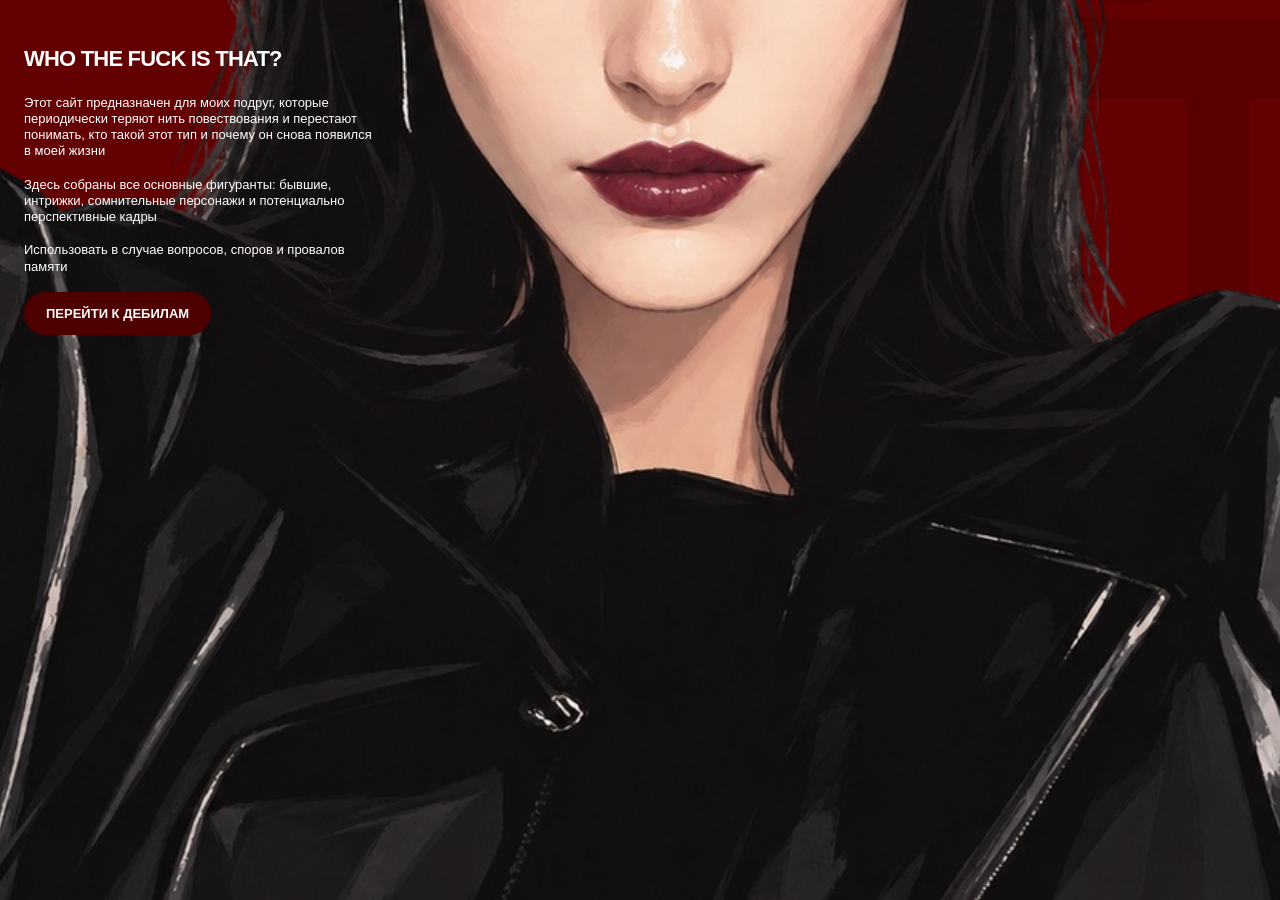
<file: index.html>
<!DOCTYPE html>
<html lang="ru">
<head>
    <meta charset="UTF-8">
    <meta name="viewport" content="width=device-width, initial-scale=1.0">

    <title>WHO THE FUCK IS THAT?</title>

    <link rel="stylesheet" href="style.css">
</head>

<body>

    <main class="hero">

        <!-- Большая фоновая надпись -->
        <div class="background-name">ASENKA</div>

        <!-- Текстовая часть -->
        <section class="hero-content">

            <h1>WHO THE FUCK IS THAT?</h1>

            <div class="hero-text">
                <p>
                    Этот сайт предназначен для моих подруг,
                    которые периодически теряют нить повествования
                    и перестают понимать, кто такой этот тип
                    и почему он снова появился в моей жизни
                </p>

                <p>
                    Здесь собраны все основные фигуранты:
                    бывшие, интрижки, сомнительные персонажи
                    и потенциально перспективные кадры
                </p>

                <p>
                    Использовать в случае вопросов, споров
                    и провалов памяти
                </p>
            </div>

            <a href="idiots.html" class="open-button">
                ПЕРЕЙТИ К ДЕБИЛАМ
            </a>

        </section>

        <!-- Твоя фотография -->
        <img
            class="hero-photo"
            src="images/asya-hero.png"
            alt="Ася"
        >

    </main>

</body>
</html>
</file>
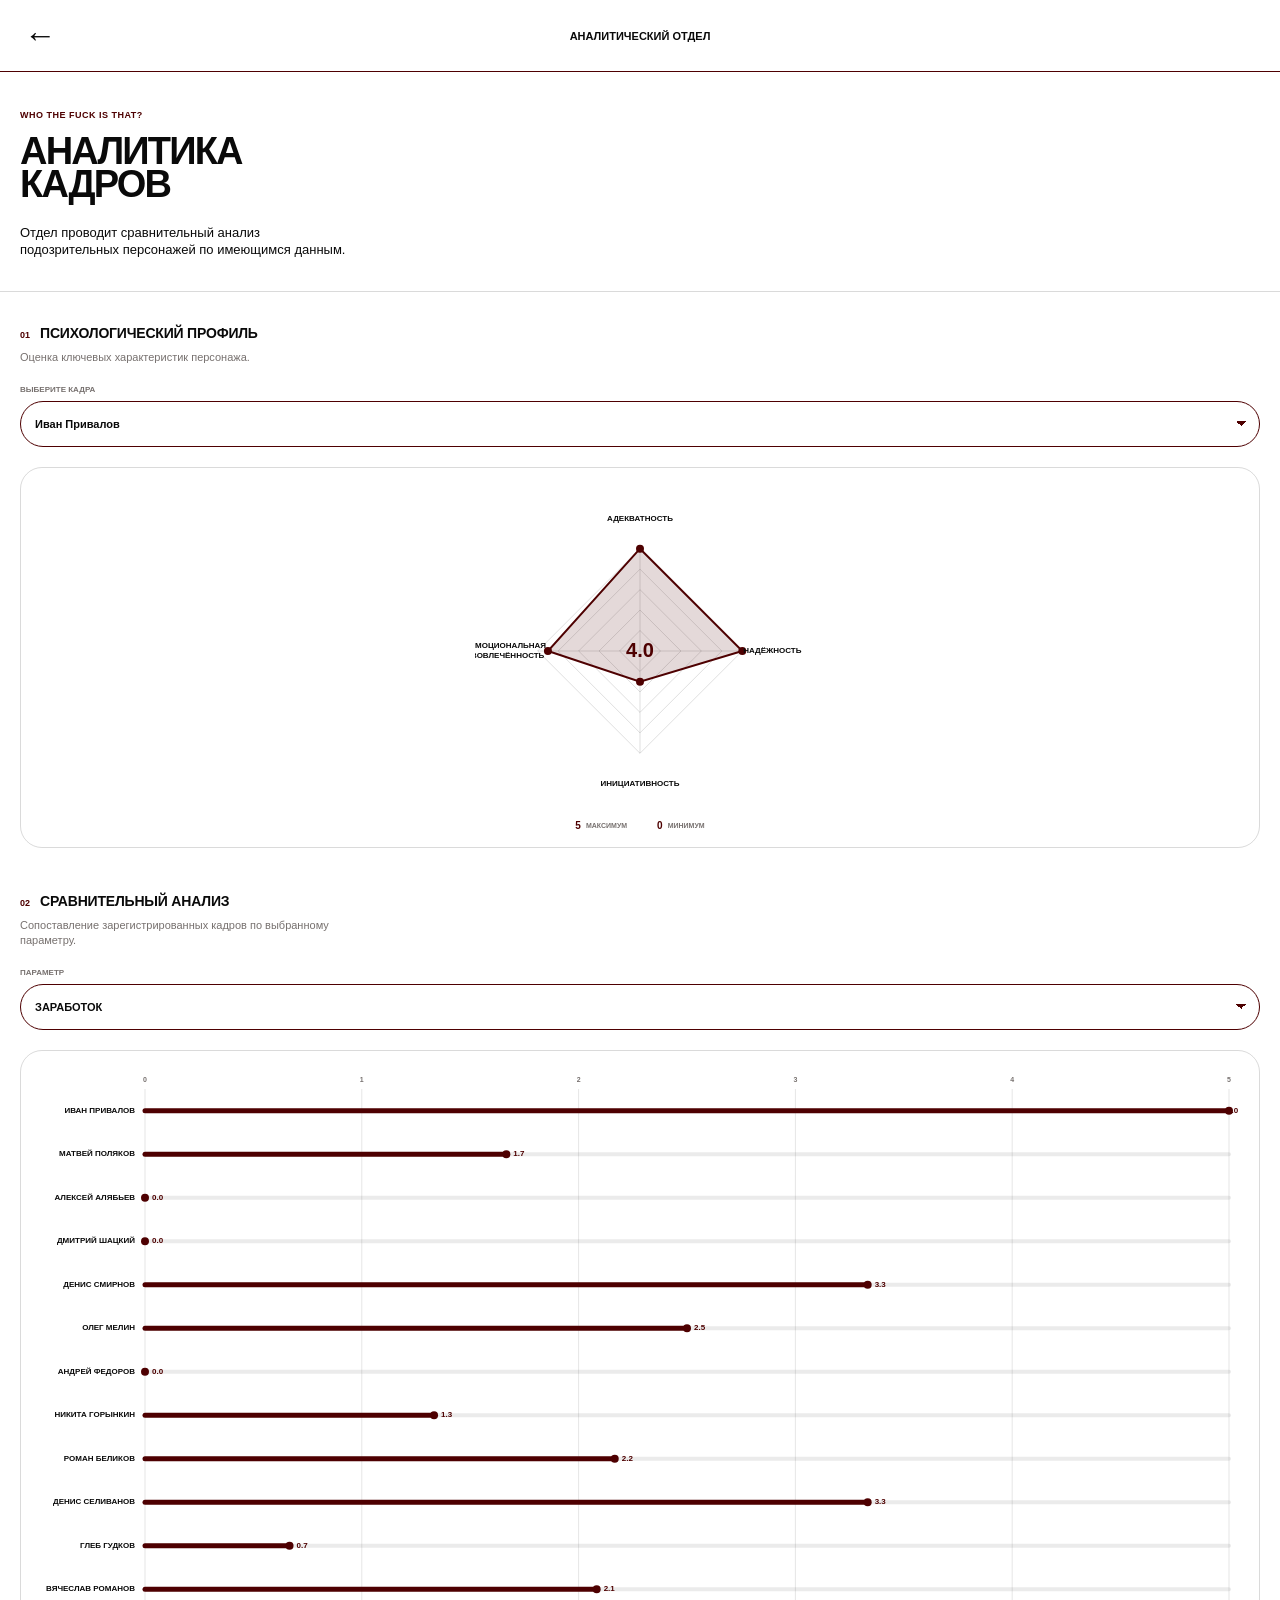
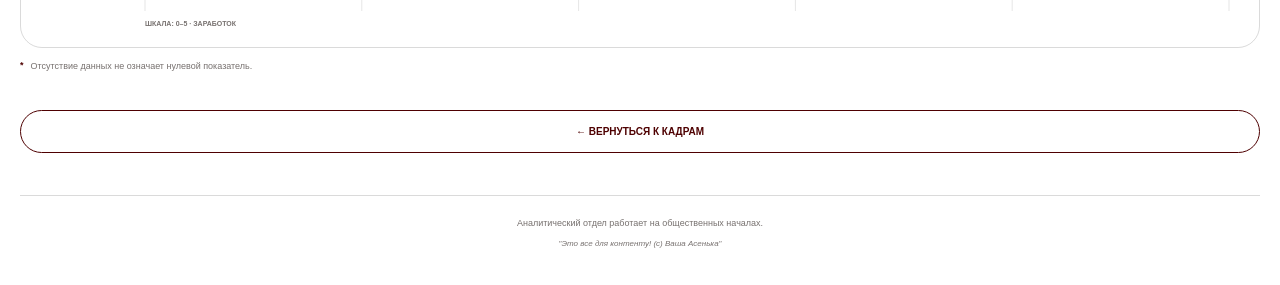
<file: analytics.html>
<!DOCTYPE html>
<html lang="ru">
<head>
    <meta charset="UTF-8">
    <meta name="viewport" content="width=device-width, initial-scale=1.0">

    <title>Аналитический отдел</title>

    <link rel="stylesheet" href="analytics.css">
</head>

<body>

    <main class="analytics-page">

        <header class="analytics-header">
            <a href="idiots.html" class="analytics-back">←</a>

            <div class="analytics-header-title">
                АНАЛИТИЧЕСКИЙ ОТДЕЛ
            </div>
        </header>


        <section class="analytics-intro">

            <p class="analytics-kicker">
                WHO THE FUCK IS THAT?
            </p>

            <h1>
                АНАЛИТИКА<br>
                КАДРОВ
            </h1>

            <p class="analytics-description">
                Отдел проводит сравнительный анализ подозрительных
                персонажей по имеющимся данным.
            </p>

        </section>


        <!-- РАДАР -->

<section class="analytics-section radar-section">

    <div class="section-heading">
        <span>01</span>
        <h2>ПСИХОЛОГИЧЕСКИЙ ПРОФИЛЬ</h2>
    </div>

    <p class="section-description">
        Оценка ключевых характеристик персонажа.
    </p>

    <div class="person-select-wrapper">

        <label for="radarPerson">
            ВЫБЕРИТЕ КАДРА
        </label>

        <select id="radarPerson">

            <option value="ivan">
                Иван Привалов
            </option>

            <option value="matvey">
                Матвей Поляков
            </option>

            <option value="nikita">
                Никита Горынкин
            </option>

            <option value="oleg">
                Олег Мелин
            </option>

            <option value="dmitry">
                Дмитрий Шацкий
            </option>

            <option value="alexey">
                Алексей Алябьев
            </option>

            <option value="denis-selivanov">
                Денис Селиванов
            </option>

            <option value="vyacheslav" disabled>
                Вячеслав Романов — НЕТ ДАННЫХ
            </option>

            <option value="gleb" disabled>
                Глеб Гудков — НЕТ ДАННЫХ
            </option>

            <option value="roman" disabled>
                Роман Беликов — НЕТ ДАННЫХ
            </option>

            <option value="denis-smirnov" disabled>
                Денис Смирнов — НЕТ ДАННЫХ
            </option>

            <option value="andrey" disabled>
                Андрей Федоров — НЕТ ДАННЫХ
            </option>

        </select>

    </div>

    <div class="radar-card">

        <div class="radar-chart-wrapper">
            <canvas id="radarChart"></canvas>
        </div>

        <div class="radar-legend">

            <div>
                <span>5</span>
                <p>МАКСИМУМ</p>
            </div>

            <div>
                <span>0</span>
                <p>МИНИМУМ</p>
            </div>

        </div>

    </div>

</section>


<!-- СРАВНИТЕЛЬНЫЙ АНАЛИЗ -->

<section class="analytics-section comparison-section">

    <div class="section-heading">
        <span>02</span>
        <h2>СРАВНИТЕЛЬНЫЙ АНАЛИЗ</h2>
    </div>

    <p class="section-description">
        Сопоставление зарегистрированных кадров
        по выбранному параметру.
    </p>

    <div class="comparison-select-wrapper">

        <label for="comparisonParameter">
            ПАРАМЕТР
        </label>

        <select id="comparisonParameter">

            <option value="income">
                ЗАРАБОТОК
            </option>

            <option value="attitude">
                ОТНОШЕНИЕ КО МНЕ
            </option>

            <option value="sex">
                СЕКС
            </option>

            <option value="charisma">
                ХАРИЗМА
            </option>

            <option value="potential">
                ПОТЕНЦИАЛ
            </option>

            <option value="idiot">
                УРОВЕНЬ ДЕБИЛИЗМА
            </option>

        </select>

    </div>

    <div class="comparison-card">

        <div class="comparison-chart-wrapper">
            <canvas id="comparisonChart"></canvas>
        </div>

    </div>

    <div class="comparison-note">

        <span>*</span>

        <p id="comparisonNote">
            Отсутствие данных не означает нулевой показатель.
        </p>

    </div>

</section>

        <a href="idiots.html" class="analytics-back-button">
            ← ВЕРНУТЬСЯ К КАДРАМ
        </a>


        <footer class="analytics-footer">
            <p>Аналитический отдел работает на общественных началах.</p>
            <p>"Это все для контенту! (с) Ваша Асенька"</p>
        </footer>

    </main>


    <script src="analytics.js"></script>

</body>
</html>
</file>
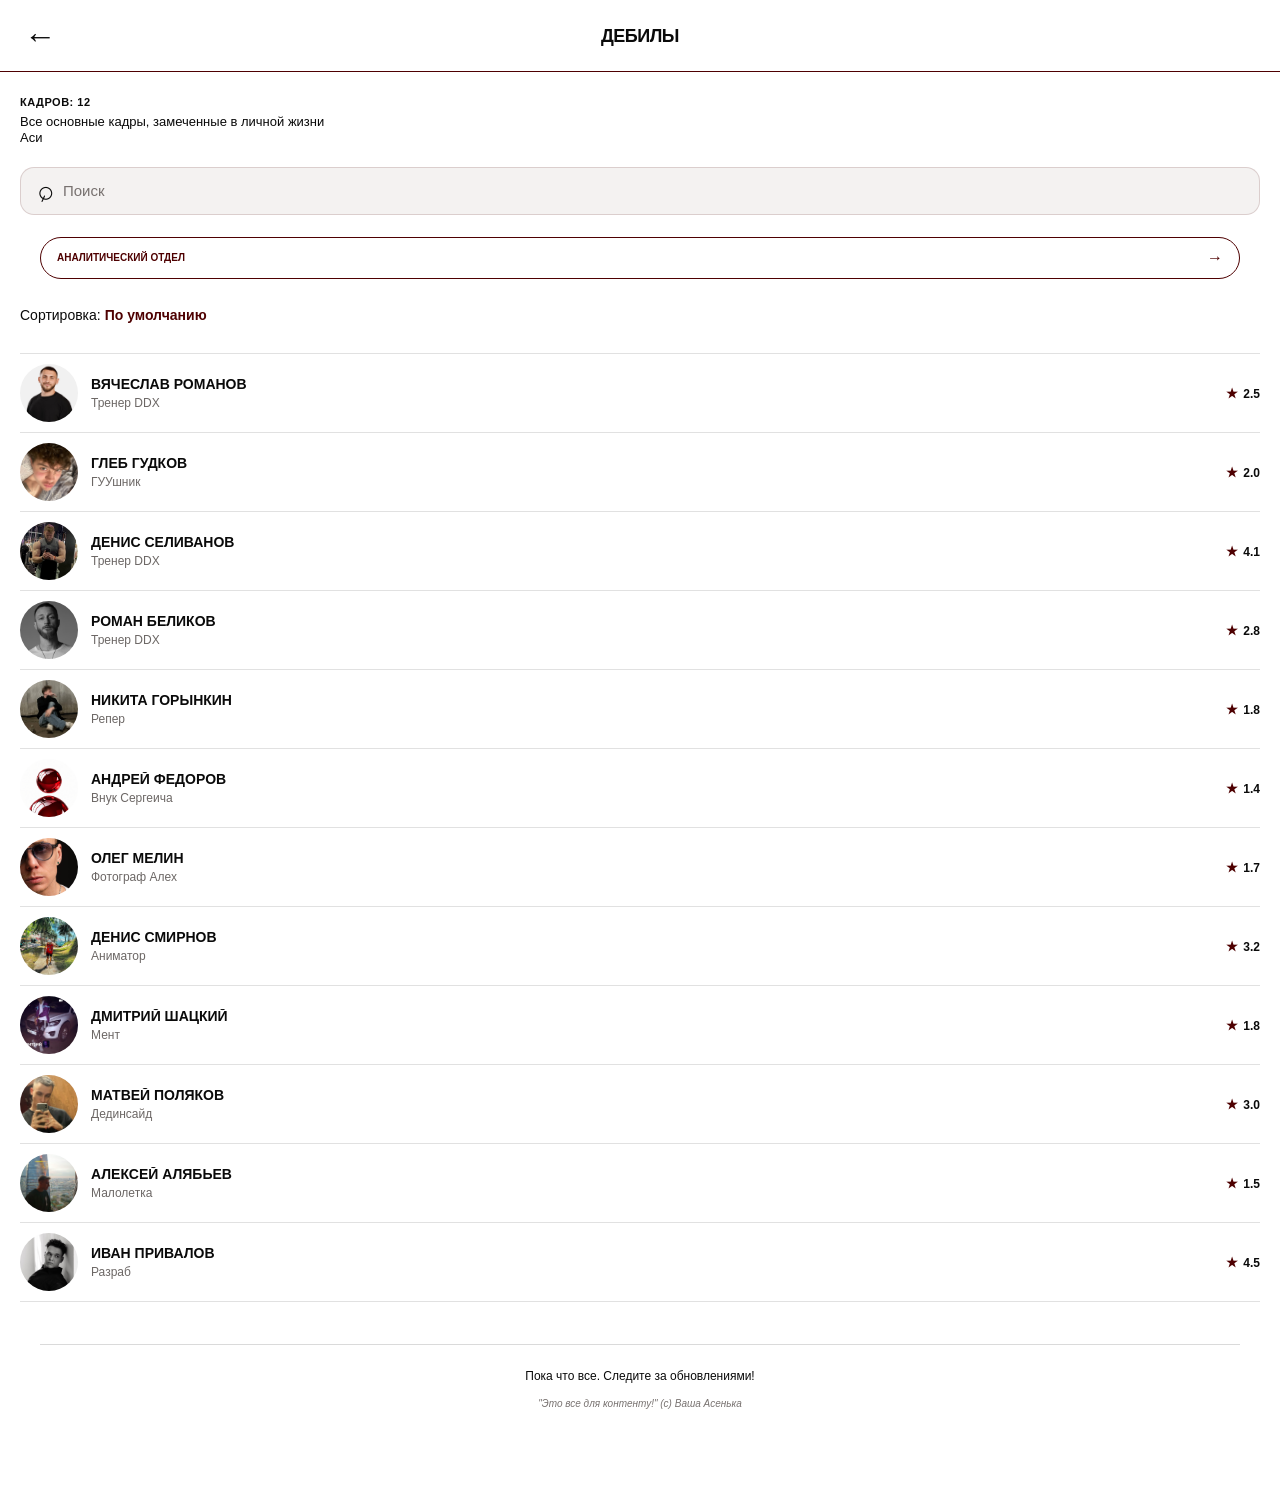
<file: idiots.html>
<!DOCTYPE html>
<html lang="ru">
<head>
    <meta charset="UTF-8">
    <meta name="viewport" content="width=device-width, initial-scale=1.0">

    <title>ДЕБИЛЫ — WHO THE FUCK IS THAT?</title>

    <link rel="stylesheet" href="style.css">
    <link rel="stylesheet" href="idiots.css">
</head>

<body>

    <main class="idiots-page">

        <!-- Шапка -->
        <header class="idiots-header">

            <a href="index.html" class="back-button" aria-label="Назад">
                ←
            </a>

            <h1>ДЕБИЛЫ</h1>

            <div class="header-spacer"></div>

        </header>


        <!-- Основная часть -->
        <section class="idiots-content">

            <div class="idiots-intro">
                <p class="idiots-count">КАДРОВ: 12</p>
                <p class="idiots-description">
                    Все основные кадры, замеченные
                    в личной жизни Аси
                </p>
            </div>


            <!-- Поиск -->
            <div class="search-box">
                <span class="search-icon">⌕</span>

                <input
                    type="text"
                    id="searchInput"
                    placeholder="Поиск"
                    autocomplete="off"
                >
            </div>

            <!-- Аналитика -->
            <a href="analytics.html" class="analytics-button">
               <span>АНАЛИТИЧЕСКИЙ ОТДЕЛ</span>
               <span>→</span>
            </a>


            <!-- Сортировка -->
            <div class="sorting-row">

                <button class="sorting-button" id="sortButton">
                    Сортировка:
                    <span>По умолчанию</span>
                </button>

            </div>


            <!-- Меню сортировки -->
            <div class="sort-menu" id="sortMenu">

                <button data-sort="default">
                    По умолчанию
                </button>

                <button data-sort="new">
                    Сначала новые
                </button>

                <button data-sort="old">
                    Сначала старые
                </button>

                <button data-sort="rating">
                    По рейтингу
                </button>

                <button data-sort="significance">
                    По значимости
                </button>

            </div>


            <!-- Список -->
            <div class="idiots-list" id="idiotsList">

                <!-- Вячеслав -->
                 <a href="profile-vyacheslav.html" class="idiot-item"
 data-name="Вячеслав Романов" data-date="2026-09-10"
 data-rating="2.5" data-significance="0.6">
    <div class="idiot-photo">
        <img src="images/vya.jpg" alt="Вячеслав Романов">
    </div>
    <div class="idiot-info">
        <div class="idiot-name">ВЯЧЕСЛАВ РОМАНОВ</div>
        <div class="idiot-tag">Тренер DDX</div>
    </div>
    <div class="idiot-rating">
        <span>★</span> 2.5
    </div>
</a>
                
                <!-- Глеб -->
                 <a href="profile-gleb.html" class="idiot-item"
 data-name="Глеб Гудков" data-date="2026-07-09"
 data-rating="2.0" data-significance="0.6">
    <div class="idiot-photo">
        <img src="images/gleb.jpg" alt="Глеб Гудков">
    </div>
    <div class="idiot-info">
        <div class="idiot-name">ГЛЕБ ГУДКОВ</div>
        <div class="idiot-tag">ГУУшник</div>
    </div>
    <div class="idiot-rating">
        <span>★</span> 2.0
    </div>
</a>
                
                <!-- Денис -->
                 <a href="profile-denis-selivanov.html" class="idiot-item"
 data-name="Денис Селиванов" data-date="2026-03-01"
 data-rating="4.1" data-significance="3.6">
    <div class="idiot-photo">
        <img src="images/den.jpg" alt="Денис Селиванов">
    </div>
    <div class="idiot-info">
        <div class="idiot-name">ДЕНИС СЕЛИВАНОВ</div>
        <div class="idiot-tag">Тренер DDX</div>
    </div>
    <div class="idiot-rating">
        <span>★</span> 4.1
    </div>
</a>
                
                <!-- Рома -->
                 <a href="profile-roman.html" class="idiot-item"
 data-name="Роман Беликов" data-date="2026-03-01"
 data-rating="2.8" data-significance="1.9">
    <div class="idiot-photo">
        <img src="images/roma.jpg" alt="Роман Беликов">
    </div>
    <div class="idiot-info">
        <div class="idiot-name">РОМАН БЕЛИКОВ</div>
        <div class="idiot-tag">Тренер DDX</div>
    </div>
    <div class="idiot-rating">
        <span>★</span> 2.8
    </div>
</a>
                
                <!-- Никита -->
                 <a href="profile-nikita.html" class="idiot-item"
 data-name="Никита Горынкин" data-date="2025-08-28"
 data-rating="1.8" data-significance="4.5">
    <div class="idiot-photo">
        <img src="images/nik.jpg" alt="Никита Горынкин">
    </div>
    <div class="idiot-info">
        <div class="idiot-name">НИКИТА ГОРЫНКИН</div>
        <div class="idiot-tag">Репер</div>
    </div>
    <div class="idiot-rating">
        <span>★</span> 1.8
    </div>
</a>
                
                <!-- Андрей -->
                 <a href="profile-andrey.html" class="idiot-item"
 data-name="Андрей Федоров" data-date="2025-04-26"
 data-rating="1.4" data-significance="1.2">
    <div class="idiot-photo">
        <img src="images/no.jpg" alt="Андрей Федоров">
    </div>
    <div class="idiot-info">
        <div class="idiot-name">АНДРЕЙ ФЕДОРОВ</div>
        <div class="idiot-tag">Внук Сергеича</div>
    </div>
    <div class="idiot-rating">
        <span>★</span> 1.4
    </div>
</a>
                
                <!-- Олег -->
                 <a href="profile-oleg.html" class="idiot-item"
 data-name="Олег Мелин" data-date="2026-05-20"
 data-rating="1.7" data-significance="1.3">
    <div class="idiot-photo">
        <img src="images/oleg.jpg" alt="Олег Мелин">
    </div>
    <div class="idiot-info">
        <div class="idiot-name">ОЛЕГ МЕЛИН</div>
        <div class="idiot-tag">Фотограф Алех</div>
    </div>
    <div class="idiot-rating">
        <span>★</span> 1.7
    </div>
</a>
                
                <!-- Ден -->
                 <a href="profile-denis.html" class="idiot-item"
 data-name="Денис Смирнов" data-date="2024-08-28"
 data-rating="3.2" data-significance="2.6">
    <div class="idiot-photo">
        <img src="images/denis.jpg" alt="Денис Смирнов">
    </div>
    <div class="idiot-info">
        <div class="idiot-name">ДЕНИС СМИРНОВ</div>
        <div class="idiot-tag">Аниматор</div>
    </div>
    <div class="idiot-rating">
        <span>★</span> 3.2
    </div>
</a>
                
                <!-- Дима -->
                <a href="profile-dima.html" class="idiot-item"
 data-name="Дмитрий Шацкий" data-date="2024-05-30"
 data-rating="1.8" data-significance="1.5">
    <div class="idiot-photo">
        <img src="images/dima.jpg" alt="Дмитрий Шацкий">
    </div>
    <div class="idiot-info">
        <div class="idiot-name">ДМИТРИЙ ШАЦКИЙ</div>
        <div class="idiot-tag">Мент</div>
    </div>
    <div class="idiot-rating">
        <span>★</span> 1.8
    </div>
</a>
                
                
                <!-- Матвей -->
                 <a href="profile-matvey.html" class="idiot-item"
 data-name="Матвей Поляков" data-date="2023-05-18"
 data-rating="3.0" data-significance="3.9">
    <div class="idiot-photo">
        <img src="images/mat.jpg" alt="Матвей Поляков">
    </div>
    <div class="idiot-info">
        <div class="idiot-name">МАТВЕЙ ПОЛЯКОВ</div>
        <div class="idiot-tag">Дединсайд</div>
    </div>
    <div class="idiot-rating">
        <span>★</span> 3.0
    </div>
</a>

<!-- Леша -->
 <a href="profile-lesha.html" class="idiot-item"
 data-name="Алексей Алябьев" data-date="2026-05-01"
 data-rating="1.5" data-significance="2.8">
    <div class="idiot-photo">
        <img src="images/lesha.jpg" alt="Алексей Алябьев">
    </div>
    <div class="idiot-info">
        <div class="idiot-name">АЛЕКСЕЙ АЛЯБЬЕВ</div>
        <div class="idiot-tag">Малолетка</div>
    </div>
    <div class="idiot-rating">
        <span>★</span> 1.5
    </div>
</a>

                <!-- Иван -->
                <a
                    href="profile-ivan.html"
                    class="idiot-item"
                    data-name="Иван Привалов"
                    data-date="2026-05-10"
                    data-rating="4.5"
                    data-significance="3.4"
                >

                    <div class="idiot-photo">
                        <img
                            src="images/ivan.jpg"
                            alt="Иван Привалов"
                        >
                    </div>

                    <div class="idiot-info">

                        <div class="idiot-name">
                            ИВАН ПРИВАЛОВ
                        </div>

                        <div class="idiot-tag">
                            Разраб
                        </div>

                    </div>

                    <div class="idiot-rating">
                        <span>★</span>
                        4.5
                    </div>

                </a>
            </div>
<div class="idiots-end">
    <p>Пока что все. Следите за обновлениями!</p>
    <p>"Это все для контенту!" (с) Ваша Асенька</p>
</div>
        </section>

    </main>


    <script src="idiots.js"></script>

</body>
</html>
</file>
<file: style.css>
/* =========================
   RESET
========================= */

* {
    box-sizing: border-box;
    margin: 0;
    padding: 0;
}

html,
body {
    width: 100%;
    min-height: 100%;
}

body {
    font-family: Arial, sans-serif;
    background: #630102;
    color: #ffffff;
    overflow-x: hidden;
}


/* =========================
   HERO
========================= */

.hero {
    position: relative;
    width: 100%;
    min-height: 100svh;
    overflow: hidden;

    background: #630102;
}


/* =========================
   BACKGROUND ASENKA
========================= */

.background-name {
    position: absolute;

    z-index: 0;

    top: 38%;
    left: 95%;

    transform: translate(-50%, -50%) rotate(90deg);

    font-size: 44vw;
    font-weight: 900;
    line-height: 0.8;
    letter-spacing: -0.08em;

    white-space: nowrap;

    color: #4E0001;
    opacity: 0.44;

    pointer-events: none;
    user-select: none;
}


/* =========================
   CONTENT
========================= */

.hero-content {
    position: relative;

    z-index: 3;

    padding: 48px 24px 0;
}

h1 {
    max-width: 330px;

    font-size: 22px;
    line-height: 0.98;
    font-weight: 800;
    letter-spacing: -0.8px;
}

.hero-text {
    max-width: 350px;

    margin-top: 25px;

    font-size: 13px;
    line-height: 1.25;
}

.hero-text p + p {
    margin-top: 17px;
}


/* =========================
   BUTTON
========================= */

.open-button {
    margin-top: 17px;
    padding: 14px 22px;
    border: none;
    border-radius: 30px;
    background: #4E0001;
    color: #ffffff;
    font-family: inherit;
    font-size: 13px;
    font-weight: 700;
    cursor: pointer;
    display: inline-block;
    text-decoration: none;

    transition:
        transform 0.2s ease,
        background 0.2s ease,
        box-shadow 0.2s ease;

    animation: button-pulse 2.8s ease-in-out infinite;
}

.open-button:hover {
    transform: translateY(-3px) scale(1.03);
    background: #3A0001;
    box-shadow: 0 8px 18px rgba(78, 0, 1, 0.25);
    animation: none;
}

.open-button:active {
    transform: translateY(1px) scale(0.97);
    box-shadow: 0 3px 8px rgba(78, 0, 1, 0.2);
}

@keyframes button-pulse {
    0%, 100% {
        transform: scale(1);
    }

    50% {
        transform: scale(1.025);
    }
}


/* =========================
   PHOTO
========================= */

.hero-photo {
    position: absolute;

    z-index: 2;

    width: 115vw;
    max-width: none;

    left: 50%;
    bottom: -5px;

    transform: translateX(-50%);

    display: block;
}

.open-button {
    display: inline-block;
    text-decoration: none;
    margin-top: 17px;
    padding: 14px 22px;
    border: none;
    border-radius: 30px;
    background: #4E0001;
    color: #ffffff;
    font-family: inherit;
    font-size: 13px;
    font-weight: 700;
    cursor: pointer;
}
</file>
<file: analytics.css>
* {
    box-sizing: border-box;
}

html,
body {
    margin: 0;
    padding: 0;
    background: #ffffff;
    color: #0a0a0a;
    font-family: Arial, sans-serif;
}

body {
    min-width: 320px;
}

.analytics-page {
    min-height: 100vh;
    background: #ffffff;
    overflow-x: hidden;
}


/* HEADER */

.analytics-header {
    height: 72px;
    padding: 0 22px;
    display: flex;
    align-items: center;
    background: #ffffff;
    border-bottom: 1px solid #4E0001;
    position: relative;
    z-index: 10;
}

.analytics-back {
    width: 36px;
    height: 36px;
    display: flex;
    align-items: center;
    justify-content: center;
    color: #0a0a0a;
    text-decoration: none;
    font-size: 32px;
    font-weight: 300;
}

.analytics-header-title {
    position: absolute;
    left: 50%;
    transform: translateX(-50%);
    font-size: 11px;
    font-weight: 800;
    white-space: nowrap;
}


/* INTRO */

.analytics-intro {
    padding: 38px 20px 32px;
    border-bottom: 1px solid rgba(10, 10, 10, 0.15);
}

.analytics-kicker {
    margin: 0 0 15px;
    color: #4E0001;
    font-size: 9px;
    font-weight: 800;
    letter-spacing: 0.5px;
}

.analytics-intro h1 {
    margin: 0;
    color: #0a0a0a;
    font-size: 38px;
    line-height: 0.88;
    font-weight: 900;
    letter-spacing: -1.8px;
}

.analytics-description {
    max-width: 330px;
    margin: 22px 0 0;
    font-size: 13px;
    line-height: 1.35;
}


/* SECTIONS */

.analytics-section {
    padding: 34px 20px 0;
}

.section-heading {
    display: flex;
    align-items: baseline;
    gap: 10px;
}

.section-heading > span {
    color: #4E0001;
    font-size: 9px;
    font-weight: 900;
}

.section-heading h2 {
    margin: 0;
    font-size: 14px;
    line-height: 1;
    font-weight: 900;
    letter-spacing: -0.2px;
}

.section-description {
    max-width: 340px;
    margin: 10px 0 20px;
    color: #77716f;
    font-size: 11px;
    line-height: 1.35;
}


/* SELECT */

.person-select-wrapper {
    margin-top: 20px;
}

.person-select-wrapper label {
    display: block;
    margin-bottom: 7px;
    color: #77716f;
    font-size: 8px;
    font-weight: 800;
}

.person-select-wrapper select {
    width: 100%;
    height: 46px;
    padding: 0 38px 0 14px;
    border: 1px solid #4E0001;
    border-radius: 23px;
    background: #ffffff;
    color: #0a0a0a;
    font-family: inherit;
    font-size: 11px;
    font-weight: 800;
    appearance: none;
    -webkit-appearance: none;

    background-image:
        linear-gradient(45deg, transparent 50%, #4E0001 50%),
        linear-gradient(135deg, #4E0001 50%, transparent 50%);
    background-position:
        calc(100% - 18px) 19px,
        calc(100% - 13px) 19px;
    background-size:
        5px 5px,
        5px 5px;
    background-repeat: no-repeat;
}

.person-select-wrapper select:focus {
    outline: none;
    box-shadow: 0 0 0 2px rgba(78, 0, 1, 0.12);
}


/* RADAR */

.radar-card {
    margin-top: 20px;
    padding: 18px 10px 16px;
    border: 1px solid rgba(10, 10, 10, 0.15);
    border-radius: 22px;
}

.radar-chart-wrapper {
    width: 100%;
    max-width: 330px;
    height: 330px;
    margin: 0 auto;
}

#radarChart {
    width: 100%;
    height: 100%;
    display: block;
}

.radar-legend {
    display: flex;
    justify-content: center;
    gap: 30px;
    margin-top: 4px;
}

.radar-legend div {
    display: flex;
    align-items: center;
    gap: 5px;
}

.radar-legend span {
    color: #4E0001;
    font-size: 10px;
    font-weight: 900;
}

.radar-legend p {
    margin: 0;
    color: #77716f;
    font-size: 7px;
    font-weight: 800;
}


/* COMPARISON */

.comparison-section {
    padding-top: 46px;
}

.comparison-select-wrapper {
    margin-top: 20px;
}

.comparison-select-wrapper label {
    display: block;
    margin-bottom: 7px;
    color: #77716f;
    font-size: 8px;
    font-weight: 800;
}

.comparison-select-wrapper select {
    width: 100%;
    height: 46px;
    padding: 0 38px 0 14px;
    border: 1px solid #4E0001;
    border-radius: 23px;
    background: #ffffff;
    color: #0a0a0a;
    font-family: inherit;
    font-size: 11px;
    font-weight: 800;
    appearance: none;
    -webkit-appearance: none;

    background-image:
        linear-gradient(45deg, transparent 50%, #4E0001 50%),
        linear-gradient(135deg, #4E0001 50%, transparent 50%);
    background-position:
        calc(100% - 18px) 19px,
        calc(100% - 13px) 19px;
    background-size:
        5px 5px,
        5px 5px;
    background-repeat: no-repeat;
}

.comparison-select-wrapper select:focus {
    outline: none;
    box-shadow: 0 0 0 2px rgba(78, 0, 1, 0.12);
}


.comparison-card {
    margin-top: 20px;
    padding: 18px 12px;
    border: 1px solid rgba(10, 10, 10, 0.15);
    border-radius: 22px;
    overflow: hidden;
}

.comparison-chart-wrapper {
    width: 100%;
    height: 560px;
}

#comparisonChart {
    width: 100%;
    height: 100%;
    display: block;
}


.comparison-note {
    display: flex;
    gap: 7px;
    margin-top: 12px;
}

.comparison-note > span {
    flex-shrink: 0;
    color: #4E0001;
    font-size: 9px;
    font-weight: 900;
}

.comparison-note p {
    margin: 0;
    color: #77716f;
    font-size: 9px;
    line-height: 1.35;
}

.comparison-note > span {
    color: #4E0001;
    font-size: 9px;
    font-weight: 900;
}

.comparison-note p {
    margin: 0;
    color: #77716f;
    font-size: 9px;
    line-height: 1.35;
}


/* PARAMETERS */

.parameters-section {
    padding-top: 46px;
}

.parameters-list {
    margin-top: 20px;
    border-top: 1px solid rgba(10, 10, 10, 0.15);
}

.parameter {
    display: flex;
    align-items: center;
    gap: 14px;
    min-height: 48px;
    border-bottom: 1px solid rgba(10, 10, 10, 0.15);
}

.parameter > span {
    width: 20px;
    color: #4E0001;
    font-size: 8px;
    font-weight: 900;
}

.parameter p {
    margin: 0;
    font-size: 11px;
    font-weight: 800;
}


/* BACK BUTTON */

.analytics-back-button {
    display: block;
    margin: 38px 20px 0;
    padding: 15px;
    border: 1px solid #4E0001;
    border-radius: 30px;
    color: #4E0001;
    text-align: center;
    text-decoration: none;
    font-size: 10px;
    font-weight: 800;
    transition:
        background 0.2s ease,
        color 0.2s ease,
        transform 0.2s ease;
}

.analytics-back-button:hover {
    background: #4E0001;
    color: #ffffff;
    transform: translateY(-2px);
}

.analytics-back-button:active {
    transform: translateY(1px) scale(0.98);
}


/* FOOTER */

.analytics-footer {
    margin: 42px 20px 35px;
    padding-top: 22px;
    border-top: 1px solid rgba(10, 10, 10, 0.15);
    text-align: center;
}

.analytics-footer p {
    margin: 0;
    color: #77716f;
    font-size: 9px;
    line-height: 1.3;
}

.analytics-footer p + p {
    margin-top: 10px;
    font-size: 8px;
    font-style: italic;
}


/* SMALL SCREENS */

@media (max-width: 380px) {

    .analytics-intro,
    .analytics-section {
        padding-left: 16px;
        padding-right: 16px;
    }

    .analytics-intro h1 {
        font-size: 34px;
    }

    .analytics-back-button {
        margin-left: 16px;
        margin-right: 16px;
    }

    .analytics-footer {
        margin-left: 16px;
        margin-right: 16px;
    }

    .radar-chart-wrapper {
        height: 290px;
    }

    .comparison-chart-wrapper {
        height: 540px;
    }
}
</file>
<file: idiots.css>
/* =========================
   IDIOTS PAGE
========================= */

.idiots-page {
    min-height: 100vh;
    background: #ffffff;
    color: #0a0a0a;
}


/* =========================
   HEADER
========================= */

.idiots-header {
    height: 72px;
    padding: 0 22px;

    display: flex;
    align-items: center;
    justify-content: space-between;

    background: #ffffff;
    border-bottom: 1px solid #4E0001;

    position: relative;
}


.idiots-header h1 {
    position: absolute;
    left: 50%;
    transform: translateX(-50%);

    margin: 0;

    font-size: 18px;
    line-height: 1;
    font-weight: 800;
    letter-spacing: -0.5px;
}


.back-button {
    width: 36px;
    height: 36px;

    display: flex;
    align-items: center;
    justify-content: center;

    color: #0a0a0a;
    text-decoration: none;

    font-size: 32px;
    font-weight: 300;
    line-height: 1;
}


.header-spacer {
    width: 36px;
}


/* =========================
   CONTENT
========================= */

.idiots-content {
    padding: 24px 20px 40px;
}


.idiots-intro {
    margin-bottom: 20px;
}


.idiots-count {
    margin: 0;

    font-size: 11px;
    font-weight: 800;
    letter-spacing: 0.5px;
}


.idiots-description {
    max-width: 330px;

    margin: 6px 0 0;

    font-size: 13px;
    line-height: 1.25;
}


/* =========================
   SEARCH
========================= */

.search-box {
    height: 48px;

    display: flex;
    align-items: center;

    padding: 0 15px;

    background: #f4f2f1;
    border: 1px solid rgba(78, 0, 1, 0.15);
    border-radius: 14px;

    margin-bottom: 22px;
}


.search-icon {
    margin-right: 10px;

    font-size: 28px;
    line-height: 1;

    transform: rotate(-20deg);
}

.search-box:focus-within {
    border-color: #4E0001;
}

.search-box input {
    width: 100%;

    border: none;
    outline: none;

    background: transparent;

    color: #0a0a0a;

    font-family: inherit;
    font-size: 15px;
}


.search-box input::placeholder {
    color: #77716f;
}


/* =========================
   SORTING
========================= */

.sorting-row {
    display: flex;
    align-items: center;
    justify-content: space-between;

    margin-top: 28px;
    margin-bottom: 30px;
}


.sorting-button {
    padding: 0;

    border: none;
    background: transparent;

    color: #0a0a0a;

    font-family: inherit;
    font-size: 14px;

    cursor: pointer;
   
}


.sorting-button span {
    font-weight: 700;
    color: #4E0001;
}


/* =========================
   SORT MENU
========================= */

.sort-menu {
    display: none;

    margin-bottom: 12px;

    padding: 7px;

    background: #ffffff;
    border-radius: 14px;
}


.sort-menu.active {
    display: block;
}


.sort-menu button {
    width: 100%;

    padding: 11px 12px;

    border: none;
    border-radius: 9px;

    background: transparent;

    text-align: left;

    color: #0a0a0a;

    font-family: inherit;
    font-size: 13px;

    cursor: pointer;
}


.sort-menu button:hover {
    background: #e6e1de;
}


/* =========================
   LIST
========================= */

.idiots-list {
    width: 100%;
}


.idiot-item {
    min-height: 76px;

    display: flex;
    align-items: center;

    padding: 10px 0;

    color: #0a0a0a;
    text-decoration: none;

    border-bottom: 1px solid rgba(10, 10, 10, 0.12);
}


.idiot-item:first-child {
    border-top: 1px solid rgba(10, 10, 10, 0.12);
}


/* =========================
   PHOTO
========================= */

.idiot-photo {
    flex: 0 0 58px;

    width: 58px;
    height: 58px;

    margin-right: 13px;

    overflow: hidden;

    border-radius: 50%;

    background: #4e0001;
}


.idiot-photo img {
    width: 100%;
    height: 100%;

    display: block;

    object-fit: cover;
}


/* =========================
   NAME + TAG
========================= */

.idiot-info {
    min-width: 0;
    flex: 1;
}


.idiot-name {
    overflow: hidden;

    font-size: 14px;
    font-weight: 800;

    line-height: 1.1;

    white-space: nowrap;
    text-overflow: ellipsis;
}


.idiot-tag {
    margin-top: 5px;

    font-size: 12px;
    line-height: 1;

    color: #6c6765;
}


/* =========================
   RATING
========================= */

.idiot-rating {
    margin-left: 8px;

    font-size: 12px;
    font-weight: 700;

    white-space: nowrap;
}


.idiot-rating span {
    margin-right: 2px;
    font-size: 13px;
    color: #4E0001;
}


/* =========================
   EMPTY SEARCH
========================= */

.empty-message {
    padding: 30px 0;

    font-size: 13px;
    color: #6c6765;
}


/* =========================
   MOBILE
========================= */

@media (max-width: 380px) {

    .idiots-content {
        padding-left: 16px;
        padding-right: 16px;
    }

    .idiot-photo {
        flex-basis: 54px;

        width: 54px;
        height: 54px;

        margin-right: 11px;
    }

    .idiot-name {
        font-size: 13px;
    }

    .idiot-rating {
        font-size: 11px;
    }

}

.idiots-end {
    margin: 42px 20px 40px;
    padding-top: 24px;
    border-top: 1px solid rgba(10, 10, 10, 0.15);
    text-align: center;
}

.idiots-end p {
    margin: 0;
    font-size: 12px;
    line-height: 1.3;
}

.idiots-end p + p {
    margin-top: 12px;
    color: #77716f;
    font-size: 10px;
    font-style: italic;
}

.analytics-button {
    margin: 18px 20px 0;
    padding: 14px 16px;
    display: flex;
    align-items: center;
    justify-content: space-between;
    border: 1px solid #4E0001;
    border-radius: 30px;
    color: #4E0001;
    text-decoration: none;
    font-size: 10px;
    font-weight: 800;
    line-height: 1;
    transition:
        background 0.2s ease,
        color 0.2s ease,
        transform 0.2s ease;
}

.analytics-button span:last-child {
    font-size: 16px;
    line-height: 0.8;
}

.analytics-button:hover {
    background: #4E0001;
    color: #ffffff;
    transform: translateY(-2px);
}

.analytics-button:active {
    transform: translateY(1px) scale(0.98);
}
</file>
